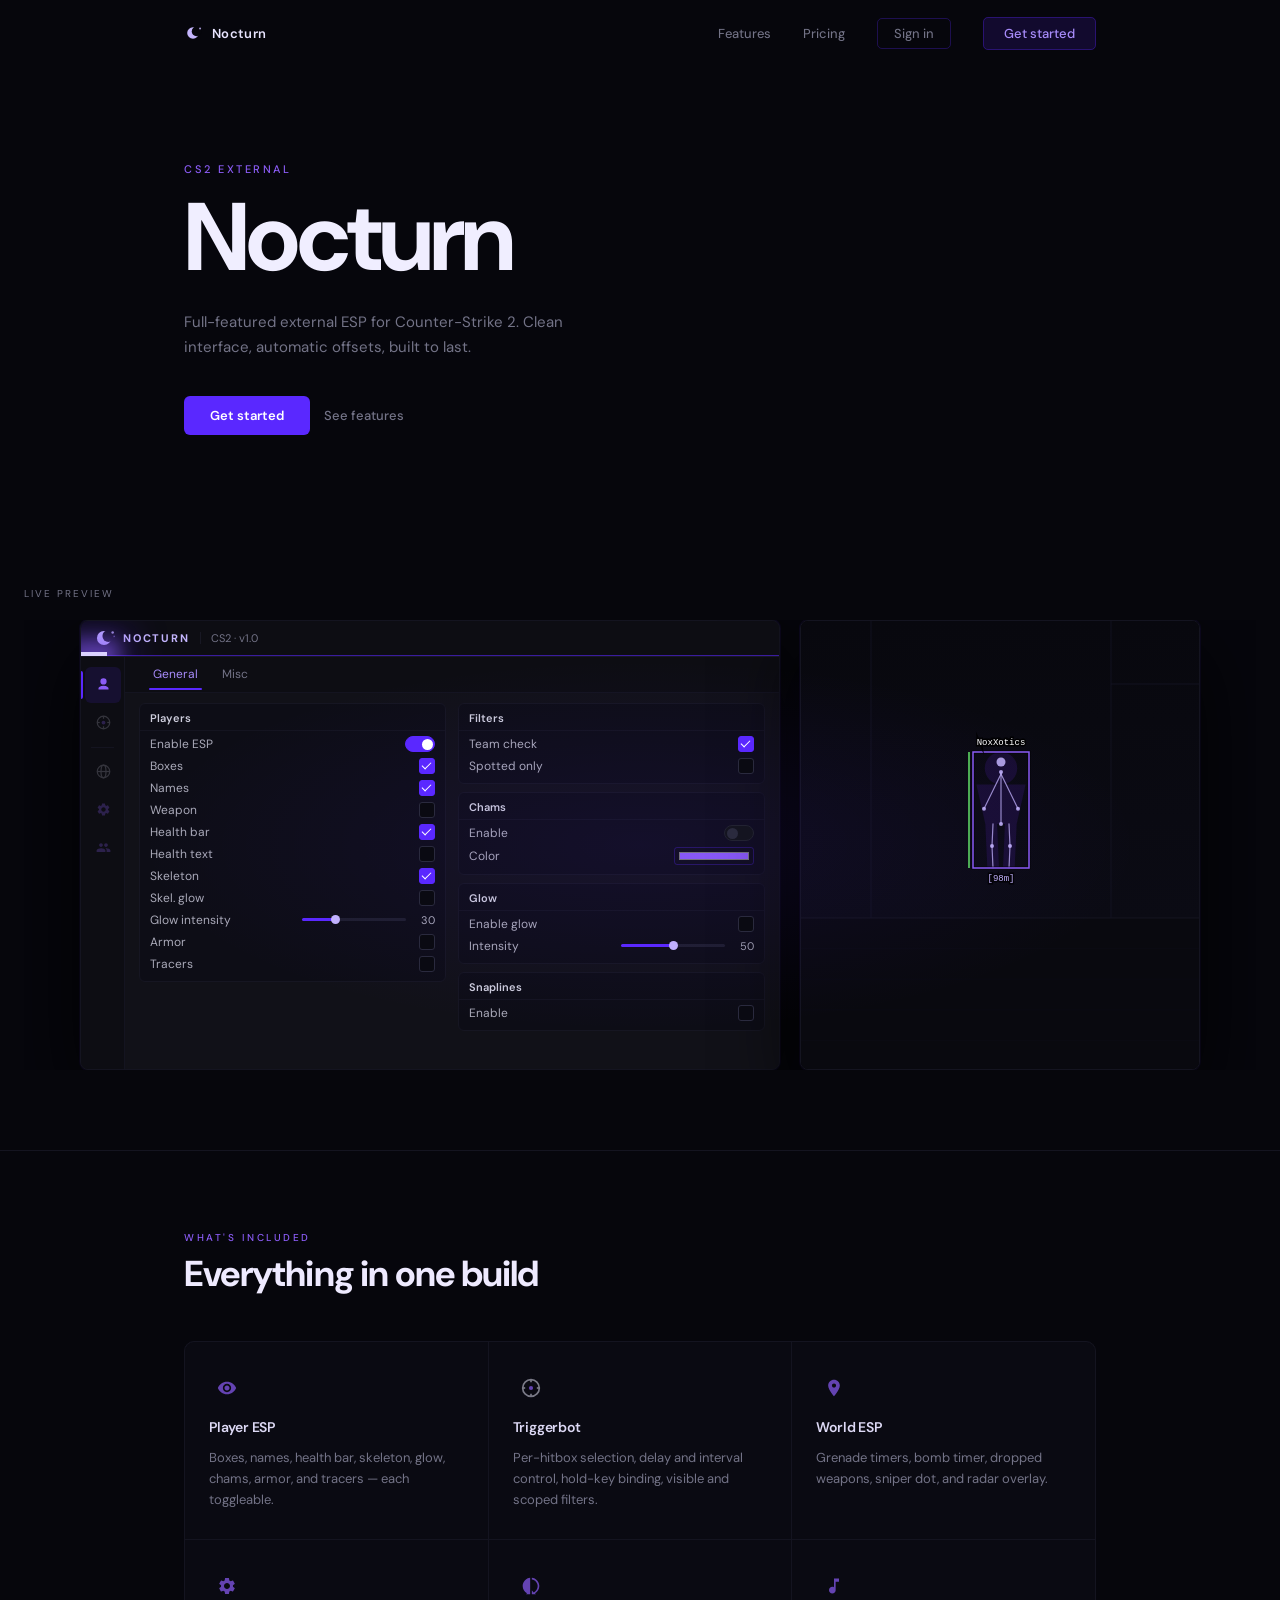
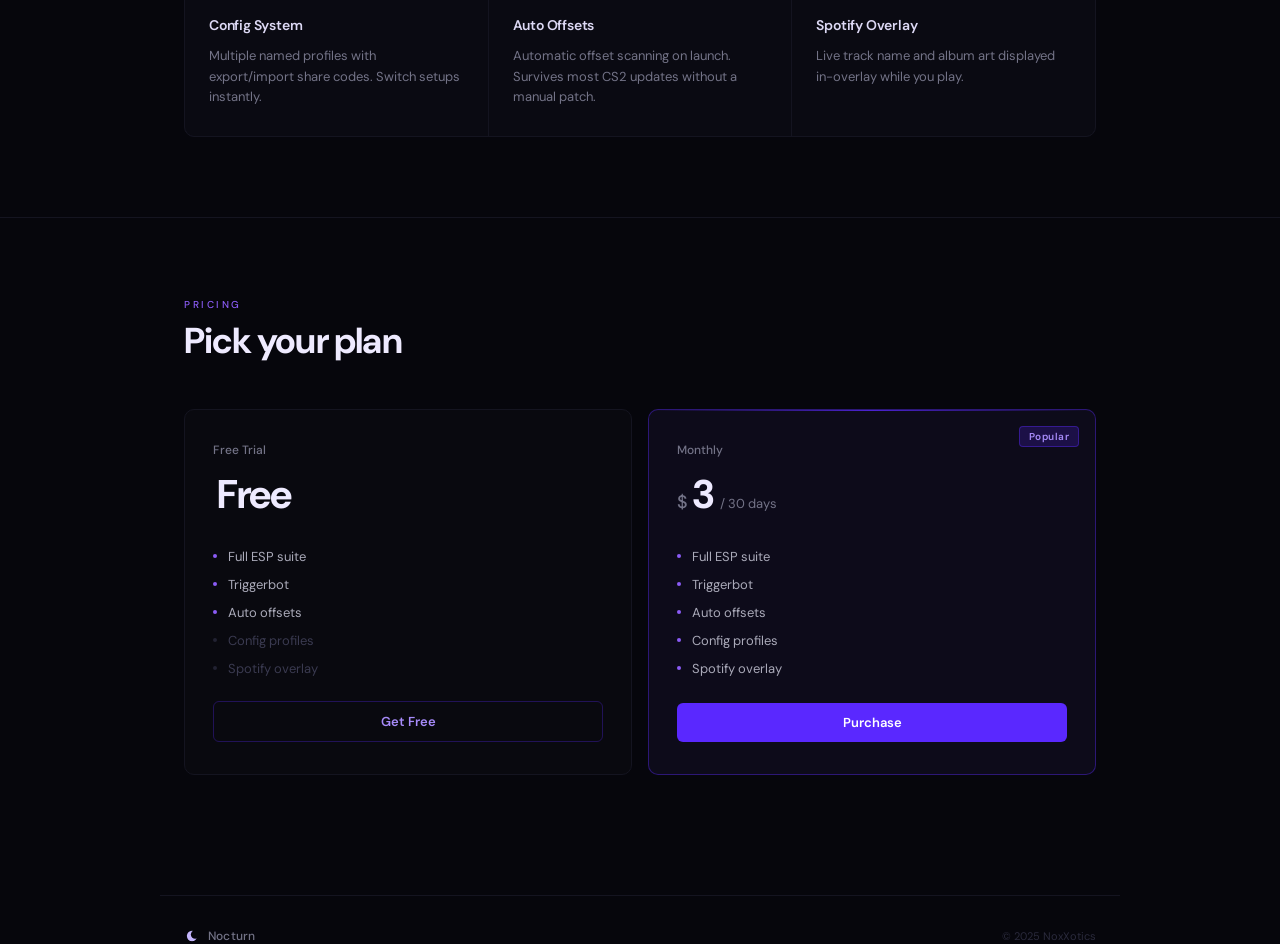
<file: index.html>
<!DOCTYPE html>
<html lang="en">
<head>
  <meta charset="UTF-8">
  <meta name="viewport" content="width=device-width, initial-scale=1.0">
  <title>Nocturn — CS2 External ESP</title>
  <meta name="description" content="Full-featured CS2 external ESP by NoxXotics. Player ESP, triggerbot, radar, chams, config profiles and more.">
  <meta property="og:title" content="Nocturn — CS2 External ESP">
  <meta property="og:description" content="Full-featured CS2 external ESP by NoxXotics.">
  <meta property="og:type" content="website">
  <link rel="icon" type="image/svg+xml" href="favicon.svg">
  <link rel="preconnect" href="https://fonts.googleapis.com">
  <link rel="preconnect" href="https://fonts.gstatic.com" crossorigin>
  <link href="https://fonts.googleapis.com/css2?family=DM+Sans:wght@400;450;500;600;700&display=swap" rel="stylesheet">
  <link rel="stylesheet" href="style.css">
  <style>[hidden]{display:none!important}</style>
</head>
<body>

<nav>
  <div class="nav-brand">
    <svg width="18" height="18" viewBox="0 0 28 28" fill="none" aria-hidden="true">
      <circle cx="14" cy="14" r="9" fill="#c4b5fd"/>
      <circle cx="19.5" cy="11.5" r="7.5" fill="#06060c"/>
      <circle cx="25" cy="7" r="1.6" fill="rgba(196,181,253,.8)"/>
    </svg>
    <span class="nav-name">Nocturn</span>
  </div>
  <ul class="nav-links">
    <li><a href="#features">Features</a></li>
    <li><a href="#pricing">Pricing</a></li>
    <li id="navAuthItem"><a href="/panel.html" class="nav-auth-btn">Sign in</a></li>
    <li><a href="#pricing" class="nav-cta" id="navGetStarted">Get started</a></li>
  </ul>
  <button class="nav-hamburger" id="navToggle" aria-label="Toggle menu">
    <span></span><span></span><span></span>
  </button>
</nav>

<div class="nav-mobile" id="navMobile">
  <a href="#features" class="nav-mobile-link">Features</a>
  <a href="#pricing" class="nav-mobile-link">Pricing</a>
  <a href="/panel.html" class="nav-mobile-link accent" id="navMobileAuth">Sign in</a>
  <a href="#pricing" class="nav-mobile-link accent" id="navMobileGetStarted">Get started</a>
</div>

<!-- Auth Modal -->
<div class="auth-overlay" id="authOverlay" hidden>
  <div class="auth-modal" id="authModal">
    <button class="checkout-close" id="authClose" aria-label="Close">&times;</button>
    <div class="auth-header">
      <svg width="22" height="22" viewBox="0 0 28 28" fill="none" aria-hidden="true">
        <circle cx="14" cy="14" r="9" fill="#c4b5fd"/>
        <circle cx="19.5" cy="11.5" r="7.5" fill="#06060c"/>
        <circle cx="25" cy="7" r="1.6" fill="rgba(196,181,253,.8)"/>
      </svg>
      <span class="checkout-brand">Nocturn</span>
    </div>

    <div class="auth-tabs">
      <button class="auth-tab active" data-auth="login">Login</button>
      <button class="auth-tab" data-auth="register">Register</button>
    </div>

    <!-- Login Form -->
    <form class="auth-form" id="loginForm" autocomplete="off">
      <div class="auth-field">
        <label for="loginUser">Username</label>
        <input type="text" id="loginUser" name="username" placeholder="Enter username" autocomplete="off" required>
      </div>
      <div class="auth-field">
        <label for="loginPass">Password</label>
        <input type="password" id="loginPass" name="password" placeholder="Enter password" autocomplete="off" required>
      </div>
      <div class="auth-msg" id="loginMsg" hidden></div>
      <button type="submit" class="checkout-pay-btn" id="loginSubmit">
        <span>Login</span>
        <svg viewBox="0 0 24 24" aria-hidden="true"><path d="M8 5v14l11-7z"/></svg>
      </button>
    </form>

    <!-- Register Form -->
    <form class="auth-form" id="registerForm" autocomplete="off" hidden>
      <div class="auth-field">
        <label for="regUser">Username</label>
        <input type="text" id="regUser" name="username" placeholder="Choose a username" autocomplete="off" required>
      </div>
      <div class="auth-field">
        <label for="regPass">Password</label>
        <input type="password" id="regPass" name="password" placeholder="Choose a password" autocomplete="off" required>
      </div>
      <div class="auth-field">
        <label for="regEmail">Email</label>
        <input type="email" id="regEmail" name="email" placeholder="Enter your email" autocomplete="off" required>
      </div>
      <div class="auth-msg" id="registerMsg" hidden></div>
      <button type="submit" class="checkout-pay-btn" id="registerSubmit">
        <span>Create Account</span>
        <svg viewBox="0 0 24 24" aria-hidden="true"><path d="M8 5v14l11-7z"/></svg>
      </button>
    </form>

    <!-- Logged In State -->
    <div class="auth-loggedin" id="authLoggedIn" hidden>
      <div class="auth-welcome">
        <svg viewBox="0 0 24 24" width="28" height="28" fill="var(--accent-mid)"><path d="M12 2a5 5 0 1 1 0 10A5 5 0 0 1 12 2zm0 12c5.33 0 8 2.67 8 4v2H4v-2c0-1.33 2.67-4 8-4z"/></svg>
        <span id="authWelcomeName">Welcome back</span>
      </div>
      <div class="auth-sub">Subscription: <span id="authSubLevel" class="auth-sub-val">—</span></div>
      <button class="plan-btn outline" id="authLogoutBtn" style="margin-top:16px">Logout</button>
    </div>

  </div>
</div>

<section class="hero">
  <p class="hero-eyebrow">CS2 external</p>
  <h1 class="hero-title">Nocturn</h1>
  <p class="hero-sub">Full-featured external ESP for Counter-Strike 2. Clean interface, automatic offsets, built to last.</p>
  <div class="hero-actions">
    <a href="#pricing" class="hero-btn-primary">Get started</a>
    <a href="#features" class="hero-btn-ghost">See features</a>
  </div>
</section>

<section class="preview-section">
  <span class="preview-label">Live preview</span>
  <div class="menu-outer">
    <div class="menu-glow" aria-hidden="true"></div>
    <div class="menu-scaler" id="scaler">
      <div class="menu-window" aria-label="Nocturn menu preview" id="menu-window">

        <div class="topbar">
          <svg width="22" height="22" viewBox="0 0 28 28" fill="none" aria-hidden="true" style="flex-shrink:0">
            <circle cx="14" cy="14" r="9" fill="#c4b5fd"/>
            <circle cx="19.5" cy="11.5" r="7.5" fill="#0d0d13"/>
            <circle cx="25" cy="7" r="1.6" fill="rgba(196,181,253,.8)"/>
            <circle cx="27" cy="12" r="1.1" fill="rgba(167,139,250,.5)"/>
          </svg>
          <span class="topbar-title">NOCTURN</span>
          <span class="topbar-vsep" aria-hidden="true"></span>
          <span class="topbar-sub">CS2 &middot; v1.0</span>
          <div class="sweep" aria-hidden="true"></div>
        </div>

        <div class="menu-body">
          <div class="sidebar" id="sidebar">
            <div class="stab active" data-tab="0" role="button" tabindex="0" title="Visuals">
              <svg viewBox="0 0 24 24" aria-hidden="true"><path d="M12 2a5 5 0 1 1 0 10A5 5 0 0 1 12 2zm0 12c5.33 0 8 2.67 8 4v2H4v-2c0-1.33 2.67-4 8-4z"/></svg>
            </div>
            <div class="stab" data-tab="1" role="button" tabindex="0" title="Aim">
              <svg viewBox="0 0 24 24" aria-hidden="true"><circle cx="12" cy="12" r="10" fill="none" stroke-width="2" style="stroke:currentColor"/><circle cx="12" cy="12" r="3"/><line x1="12" y1="2" x2="12" y2="6" stroke-width="2" style="stroke:currentColor"/><line x1="12" y1="18" x2="12" y2="22" stroke-width="2" style="stroke:currentColor"/><line x1="2" y1="12" x2="6" y2="12" stroke-width="2" style="stroke:currentColor"/><line x1="18" y1="12" x2="22" y2="12" stroke-width="2" style="stroke:currentColor"/></svg>
            </div>
            <div class="stab-sep" aria-hidden="true"></div>
            <div class="stab" data-tab="2" role="button" tabindex="0" title="Misc">
              <svg viewBox="0 0 24 24" aria-hidden="true"><circle cx="12" cy="12" r="10" fill="none" stroke-width="2" style="stroke:currentColor"/><ellipse cx="12" cy="12" rx="4" ry="10" fill="none" stroke-width="2" style="stroke:currentColor"/><line x1="2" y1="12" x2="22" y2="12" stroke-width="2" style="stroke:currentColor"/></svg>
            </div>
            <div class="stab" data-tab="3" role="button" tabindex="0" title="Config">
              <svg viewBox="0 0 24 24" aria-hidden="true"><path d="M19.14 12.94c.04-.3.06-.61.06-.94s-.02-.64-.07-.94l2.03-1.58c.18-.14.23-.41.12-.61l-1.92-3.32c-.12-.22-.37-.29-.59-.22l-2.39.96c-.5-.38-1.03-.7-1.62-.94l-.36-2.54c-.04-.24-.24-.41-.48-.41h-3.84c-.24 0-.43.17-.47.41l-.36 2.54c-.59.24-1.13.57-1.62.94l-2.39-.96c-.22-.08-.47 0-.59.22L2.74 8.87c-.12.21-.08.47.12.61l2.03 1.58c-.05.3-.09.63-.09.94s.02.64.07.94l-2.03 1.58c-.18.14-.23.41-.12.61l1.92 3.32c.12.22.37.29.59.22l2.39-.96c.5.38 1.03.7 1.62.94l.36 2.54c.05.24.24.41.48.41h3.84c.24 0 .44-.17.47-.41l.36-2.54c.59-.24 1.13-.56 1.62-.94l2.39.96c.22.08.47 0 .59-.22l1.92-3.32c.12-.22.07-.47-.12-.61l-2.01-1.58zM12 15.6c-1.98 0-3.6-1.62-3.6-3.6s1.62-3.6 3.6-3.6 3.6 1.62 3.6 3.6-1.62 3.6-3.6 3.6z"/></svg>
            </div>
            <div class="stab" data-tab="4" role="button" tabindex="0" title="Settings">
              <svg viewBox="0 0 24 24" aria-hidden="true"><path d="M16 11c1.66 0 2.99-1.34 2.99-3S17.66 5 16 5c-1.66 0-3 1.34-3 3s1.34 3 3 3zm-8 0c1.66 0 2.99-1.34 2.99-3S9.66 5 8 5C6.34 5 5 6.34 5 8s1.34 3 3 3zm0 2c-2.33 0-7 1.17-7 3.5V19h14v-2.5c0-2.33-4.67-3.5-7-3.5zm8 0c-.29 0-.62.02-.97.05 1.16.84 1.97 1.97 1.97 3.45V19h6v-2.5c0-2.33-4.67-3.5-7-3.5z"/></svg>
            </div>
          </div>

          <div class="content">
            <div class="tabbar" id="tabbar"></div>

            <div class="panel" id="p-esp-gen">
              <div class="card">
                <div class="sec"><div class="sec-title">Players</div>
                  <div class="row"><span class="rlabel">Enable ESP</span><div class="tog on" role="switch" aria-checked="true" tabindex="0"></div></div>
                  <div class="row"><span class="rlabel">Boxes</span><div class="chk on" role="checkbox" aria-checked="true" tabindex="0"></div></div>
                  <div class="row"><span class="rlabel">Names</span><div class="chk on" role="checkbox" aria-checked="true" tabindex="0"></div></div>
                  <div class="row"><span class="rlabel">Weapon</span><div class="chk" role="checkbox" aria-checked="false" tabindex="0"></div></div>
                  <div class="row"><span class="rlabel">Health bar</span><div class="chk on" role="checkbox" aria-checked="true" tabindex="0"></div></div>
                  <div class="row"><span class="rlabel">Health text</span><div class="chk" role="checkbox" aria-checked="false" tabindex="0"></div></div>
                  <div class="row"><span class="rlabel">Skeleton</span><div class="chk on" role="checkbox" aria-checked="true" tabindex="0"></div></div>
                  <div class="row"><span class="rlabel">Skel. glow</span><div class="chk" role="checkbox" aria-checked="false" tabindex="0"></div></div>
                  <div class="row"><span class="rlabel">Glow intensity</span>
                    <div class="sld-wrap"><input type="range" class="sld" min="0" max="100" value="30" aria-label="Glow intensity"><span class="sld-val">30</span></div>
                  </div>
                  <div class="row"><span class="rlabel">Armor</span><div class="chk" role="checkbox" aria-checked="false" tabindex="0"></div></div>
                  <div class="row"><span class="rlabel">Tracers</span><div class="chk" role="checkbox" aria-checked="false" tabindex="0"></div></div>
                </div>
              </div>
              <div class="card">
                <div class="sec"><div class="sec-title">Filters</div>
                  <div class="row"><span class="rlabel">Team check</span><div class="chk on" role="checkbox" aria-checked="true" tabindex="0"></div></div>
                  <div class="row"><span class="rlabel">Spotted only</span><div class="chk" role="checkbox" aria-checked="false" tabindex="0"></div></div>
                </div>
                <div class="sec"><div class="sec-title">Chams</div>
                  <div class="row"><span class="rlabel">Enable</span><div class="tog" role="switch" aria-checked="false" tabindex="0"></div></div>
                  <div class="row"><span class="rlabel">Color</span>
                    <input type="color" value="#8b5cf6" aria-label="Chams color" style="width:80px;height:18px;border-radius:3px;border:1px solid rgba(90,40,255,.3);background:none;cursor:pointer;padding:0 2px;">
                  </div>
                </div>
                <div class="sec"><div class="sec-title">Glow</div>
                  <div class="row"><span class="rlabel">Enable glow</span><div class="chk" role="checkbox" aria-checked="false" tabindex="0"></div></div>
                  <div class="row"><span class="rlabel">Intensity</span>
                    <div class="sld-wrap"><input type="range" class="sld" min="0" max="100" value="50" aria-label="Glow intensity"><span class="sld-val">50</span></div>
                  </div>
                </div>
                <div class="sec"><div class="sec-title">Snaplines</div>
                  <div class="row"><span class="rlabel">Enable</span><div class="chk" role="checkbox" aria-checked="false" tabindex="0"></div></div>
                </div>
              </div>
            </div>

            <div class="panel" id="p-esp-misc" hidden>
              <div class="card">
                <div class="sec"><div class="sec-title">Grenades</div>
                  <div class="row"><span class="rlabel">Grenade ESP</span><div class="chk" role="checkbox" tabindex="0"></div></div>
                  <div class="row"><span class="rlabel">Show timer</span><div class="chk" role="checkbox" tabindex="0"></div></div>
                  <div class="row"><span class="rlabel">Smoke</span><div class="chk on" role="checkbox" tabindex="0"></div></div>
                  <div class="row"><span class="rlabel">Molotov</span><div class="chk on" role="checkbox" tabindex="0"></div></div>
                  <div class="row"><span class="rlabel">HE grenade</span><div class="chk on" role="checkbox" tabindex="0"></div></div>
                  <div class="row"><span class="rlabel">Flashbang</span><div class="chk" role="checkbox" tabindex="0"></div></div>
                </div>
              </div>
              <div class="card">
                <div class="sec"><div class="sec-title">World</div>
                  <div class="row"><span class="rlabel">Dropped guns</span><div class="chk on" role="checkbox" tabindex="0"></div></div>
                  <div class="row"><span class="rlabel">Bomb ESP</span><div class="chk on" role="checkbox" tabindex="0"></div></div>
                  <div class="row"><span class="rlabel">Bomb timer</span><div class="chk" role="checkbox" tabindex="0"></div></div>
                </div>
              </div>
            </div>

            <div class="panel" id="p-aim" hidden>
              <div class="card">
                <div class="sec"><div class="sec-title">Triggerbot</div>
                  <div class="row"><span class="rlabel">Enable</span><div class="tog" role="switch" tabindex="0"></div></div>
                  <div class="row"><span class="rlabel">Team check</span><div class="chk on" role="checkbox" tabindex="0"></div></div>
                  <div class="row"><span class="rlabel">Delay (ms)</span>
                    <div class="sld-wrap"><input type="range" class="sld" min="0" max="500" value="50" aria-label="Delay"><span class="sld-val">50</span></div>
                  </div>
                  <div class="row"><span class="rlabel">Shot interval (ms)</span>
                    <div class="sld-wrap"><input type="range" class="sld" min="0" max="500" value="100" aria-label="Shot interval"><span class="sld-val">100</span></div>
                  </div>
                  <div class="row"><span class="rlabel">Hold key</span>
                    <span style="color:var(--dim);font-size:11px;margin-right:8px">Always</span>
                    <button class="nbtn">Set</button>
                  </div>
                </div>
                <div class="sec"><div class="sec-title">Filters</div>
                  <div class="row"><span class="rlabel">Visible only</span><div class="chk on" role="checkbox" tabindex="0"></div></div>
                  <div class="row"><span class="rlabel">Scoped only</span><div class="chk" role="checkbox" tabindex="0"></div></div>
                </div>
              </div>
              <div class="card">
                <div class="sec"><div class="sec-title">Hitbox</div>
                  <div class="row"><span class="rlabel">Head</span><div class="chk on" role="checkbox" tabindex="0"></div></div>
                  <div class="row"><span class="rlabel">Neck</span><div class="chk" role="checkbox" tabindex="0"></div></div>
                  <div class="row"><span class="rlabel">Chest</span><div class="chk on" role="checkbox" tabindex="0"></div></div>
                  <div class="row"><span class="rlabel">Stomach</span><div class="chk on" role="checkbox" tabindex="0"></div></div>
                  <div class="row"><span class="rlabel">Arms</span><div class="chk" role="checkbox" tabindex="0"></div></div>
                  <div class="row"><span class="rlabel">Legs</span><div class="chk" role="checkbox" tabindex="0"></div></div>
                </div>
              </div>
            </div>

            <div class="panel" id="p-misc" hidden>
              <div class="card">
                <div class="sec"><div class="sec-title">Radar</div>
                  <div class="row"><span class="rlabel">Enable radar</span><div class="tog on" role="switch" tabindex="0"></div></div>
                  <div class="row"><span class="rlabel">Show all</span><div class="chk" role="checkbox" tabindex="0"></div></div>
                </div>
                <div class="sec"><div class="sec-title">Crosshair</div>
                  <div class="row"><span class="rlabel">Sniper dot</span><div class="chk" role="checkbox" tabindex="0"></div></div>
                  <div class="row"><span class="rlabel">Size</span>
                    <div class="sld-wrap"><input type="range" class="sld" min="1" max="64" value="8" aria-label="Size"><span class="sld-val">8</span></div>
                  </div>
                </div>
              </div>
              <div class="card">
                <div class="sec"><div class="sec-title">Overlay</div>
                  <div class="row"><span class="rlabel">Watermark</span><div class="tog on" role="switch" tabindex="0"></div></div>
                  <div class="row"><span class="rlabel">Lobby cards</span><div class="tog on" role="switch" tabindex="0"></div></div>
                  <div class="btn-row" style="padding-top:6px">
                    <button class="nbtn" style="flex:1;text-align:center">Preview Cards</button>
                  </div>
                </div>
                <div class="sec"><div class="sec-title">Spotify</div>
                  <div class="row"><span class="rlabel">Enabled</span><div class="tog" role="switch" tabindex="0"></div></div>
                </div>
              </div>
            </div>

            <div class="panel" id="p-config" hidden>
              <div class="card">
                <div class="sec"><div class="sec-title">Profiles</div>
                  <div class="cfg-list">
                    <div class="cfg-item loaded sel">&nbsp;&gt;&nbsp;Default</div>
                    <div class="cfg-item">&nbsp;&nbsp;&nbsp;Legit</div>
                    <div class="cfg-item">&nbsp;&nbsp;&nbsp;Rage</div>
                  </div>
                  <div class="cfg-input-row"><input type="text" class="cfg-input" value="Default" aria-label="Config name"></div>
                  <div class="btn-row">
                    <button class="nbtn">Load</button>
                    <button class="nbtn">Save</button>
                    <button class="nbtn danger">Delete</button>
                  </div>
                </div>
                <div class="sec"><div class="sec-title">Share</div>
                  <p class="cfg-hint">Export fills this box &middot; paste to import</p>
                  <div class="cfg-textarea-row"><textarea class="cfg-textarea" placeholder="Paste config code here..." aria-label="Config code"></textarea></div>
                  <div class="btn-row">
                    <button class="nbtn">Export</button>
                    <button class="nbtn">Import</button>
                  </div>
                </div>
              </div>
              <div class="card">
                <div class="sec"><div class="sec-title">Keybinds</div>
                  <div class="krow"><span class="krow-label">Menu toggle</span><span class="krow-val">Insert</span><button class="nbtn" style="margin-left:8px">Change</button></div>
                  <div class="krow"><span class="krow-label">Panic key</span><span class="krow-val">END</span></div>
                </div>
                <div class="sec"><div class="sec-title">About</div>
                  <div class="krow"><span class="krow-label">Version</span><span class="krow-val">v1.0 &middot; CS2 x64</span></div>
                  <div class="krow"><span class="krow-label">Author</span><span class="krow-val">NoxXotics</span></div>
                </div>
              </div>
            </div>

            <div class="panel" id="p-settings" hidden>
              <div class="card">
                <div class="sec"><div class="sec-title">Performance</div>
                  <div class="row"><span class="rlabel">Limit FPS</span><div class="tog" role="switch" tabindex="0"></div></div>
                  <div class="row"><span class="rlabel">FPS cap</span>
                    <div class="sld-wrap"><input type="range" class="sld" min="30" max="360" value="144" aria-label="FPS cap"><span class="sld-val">144</span></div>
                  </div>
                  <div class="row"><span class="rlabel">Free CPU sleep</span><div class="chk" role="checkbox" tabindex="0"></div></div>
                </div>
              </div>
              <div class="card">
                <div class="sec"><div class="sec-title">Display</div>
                  <div class="row"><span class="rlabel">Watermark</span><div class="chk on" role="checkbox" tabindex="0"></div></div>
                  <div class="row"><span class="rlabel">Streamproof</span><div class="chk" role="checkbox" tabindex="0"></div></div>
                  <div class="row"><span class="rlabel">VSync</span><div class="chk on" role="checkbox" tabindex="0"></div></div>
                </div>
              </div>
            </div>

          </div>
        </div>
      </div>
      <div class="esp-win" id="esp-win">
        <canvas id="esp-canvas" width="400" height="450"></canvas>
      </div>
    </div>
  </div>
</section>

<hr class="section-divider">

<section class="features-section" id="features">
  <div class="section-heading">
    <span class="section-label">What's included</span>
    <h2 class="section-title">Everything in one build</h2>
  </div>
  <div class="feat-grid">
    <div class="feat">
      <div class="feat-icon" aria-hidden="true"><svg viewBox="0 0 24 24"><path d="M12 4.5C7 4.5 2.73 7.61 1 12c1.73 4.39 6 7.5 11 7.5s9.27-3.11 11-7.5c-1.73-4.39-6-7.5-11-7.5zM12 17c-2.76 0-5-2.24-5-5s2.24-5 5-5 5 2.24 5 5-2.24 5-5 5zm0-8c-1.66 0-3 1.34-3 3s1.34 3 3 3 3-1.34 3-3-1.34-3-3-3z"/></svg></div>
      <div class="feat-name">Player ESP</div>
      <div class="feat-desc">Boxes, names, health bar, skeleton, glow, chams, armor, and tracers — each toggleable.</div>
    </div>
    <div class="feat">
      <div class="feat-icon" aria-hidden="true"><svg viewBox="0 0 24 24"><circle cx="12" cy="12" r="10" fill="none" stroke-width="2" style="stroke:currentColor"/><circle cx="12" cy="12" r="2.5"/><line x1="12" y1="2" x2="12" y2="5" stroke-width="2" style="stroke:currentColor"/><line x1="12" y1="19" x2="12" y2="22" stroke-width="2" style="stroke:currentColor"/><line x1="2" y1="12" x2="5" y2="12" stroke-width="2" style="stroke:currentColor"/><line x1="19" y1="12" x2="22" y2="12" stroke-width="2" style="stroke:currentColor"/></svg></div>
      <div class="feat-name">Triggerbot</div>
      <div class="feat-desc">Per-hitbox selection, delay and interval control, hold-key binding, visible and scoped filters.</div>
    </div>
    <div class="feat">
      <div class="feat-icon" aria-hidden="true"><svg viewBox="0 0 24 24"><path d="M12 2C8.13 2 5 5.13 5 9c0 5.25 7 13 7 13s7-7.75 7-13c0-3.87-3.13-7-7-7zm0 9.5c-1.38 0-2.5-1.12-2.5-2.5s1.12-2.5 2.5-2.5 2.5 1.12 2.5 2.5-1.12 2.5-2.5 2.5z"/></svg></div>
      <div class="feat-name">World ESP</div>
      <div class="feat-desc">Grenade timers, bomb timer, dropped weapons, sniper dot, and radar overlay.</div>
    </div>
    <div class="feat">
      <div class="feat-icon" aria-hidden="true"><svg viewBox="0 0 24 24"><path d="M19.14 12.94c.04-.3.06-.61.06-.94s-.02-.64-.07-.94l2.03-1.58c.18-.14.23-.41.12-.61l-1.92-3.32c-.12-.22-.37-.29-.59-.22l-2.39.96c-.5-.38-1.03-.7-1.62-.94l-.36-2.54c-.04-.24-.24-.41-.48-.41h-3.84c-.24 0-.43.17-.47.41l-.36 2.54c-.59.24-1.13.57-1.62.94l-2.39-.96c-.22-.08-.47 0-.59.22L2.74 8.87c-.12.21-.08.47.12.61l2.03 1.58c-.05.3-.09.63-.09.94s.02.64.07.94l-2.03 1.58c-.18.14-.23.41-.12.61l1.92 3.32c.12.22.37.29.59.22l2.39-.96c.5.38 1.03.7 1.62.94l.36 2.54c.05.24.24.41.48.41h3.84c.24 0 .44-.17.47-.41l.36-2.54c.59-.24 1.13-.56 1.62-.94l2.39.96c.22.08.47 0 .59-.22l1.92-3.32c.12-.22.07-.47-.12-.61l-2.01-1.58zM12 15.6c-1.98 0-3.6-1.62-3.6-3.6s1.62-3.6 3.6-3.6 3.6 1.62 3.6 3.6-1.62 3.6-3.6 3.6z"/></svg></div>
      <div class="feat-name">Config System</div>
      <div class="feat-desc">Multiple named profiles with export/import share codes. Switch setups instantly.</div>
    </div>
    <div class="feat">
      <div class="feat-icon" aria-hidden="true"><svg viewBox="0 0 24 24"><path d="M13 2.05v2.02c3.95.49 7 3.85 7 7.93 0 3.21-1.81 6-4.72 7.72L13 17v5h5l-1.22-1.22C19.91 19.07 22 15.76 22 12c0-5.18-3.95-9.45-9-9.95zM11 2.05C5.95 2.55 2 6.82 2 12c0 3.76 2.09 7.07 5.22 8.78L6 22h5V2.05z"/></svg></div>
      <div class="feat-name">Auto Offsets</div>
      <div class="feat-desc">Automatic offset scanning on launch. Survives most CS2 updates without a manual patch.</div>
    </div>
    <div class="feat">
      <div class="feat-icon" aria-hidden="true"><svg viewBox="0 0 24 24"><path d="M12 3v10.55c-.59-.34-1.27-.55-2-.55-2.21 0-4 1.79-4 4s1.79 4 4 4 4-1.79 4-4V7h4V3h-6z"/></svg></div>
      <div class="feat-name">Spotify Overlay</div>
      <div class="feat-desc">Live track name and album art displayed in-overlay while you play.</div>
    </div>
  </div>
</section>

<hr class="section-divider">

<section class="pricing-section" id="pricing">
  <div class="section-heading">
    <span class="section-label">Pricing</span>
    <h2 class="section-title">Pick your plan</h2>
  </div>
  <div class="plans">
    <div class="plan">
      <div>
        <div class="plan-name">Free Trial</div>
        <div class="plan-price">
          <span class="plan-currency"></span>
          <span class="plan-amount">Free</span>
          <span class="plan-period"></span>
        </div>
      </div>
      <ul class="plan-features">
        <li class="plan-feature"><span class="plan-feature-dot"></span>Full ESP suite</li>
        <li class="plan-feature"><span class="plan-feature-dot"></span>Triggerbot</li>
        <li class="plan-feature"><span class="plan-feature-dot"></span>Auto offsets</li>
        <li class="plan-feature muted"><span class="plan-feature-dot"></span>Config profiles</li>
        <li class="plan-feature muted"><span class="plan-feature-dot"></span>Spotify overlay</li>
      </ul>
      <button class="plan-btn outline" data-plan="Free Trial" data-price="Free" data-url="https://payhip.com/b/Y2koL">Get Free</button>
    </div>
    <div class="plan featured">
      <span class="plan-badge">Popular</span>
      <div>
        <div class="plan-name">Monthly</div>
        <div class="plan-price">
          <span class="plan-currency">$</span>
          <span class="plan-amount">3</span>
          <span class="plan-period">/ 30 days</span>
        </div>
      </div>
      <ul class="plan-features">
        <li class="plan-feature"><span class="plan-feature-dot"></span>Full ESP suite</li>
        <li class="plan-feature"><span class="plan-feature-dot"></span>Triggerbot</li>
        <li class="plan-feature"><span class="plan-feature-dot"></span>Auto offsets</li>
        <li class="plan-feature"><span class="plan-feature-dot"></span>Config profiles</li>
        <li class="plan-feature"><span class="plan-feature-dot"></span>Spotify overlay</li>
      </ul>
      <button class="plan-btn solid" data-plan="Monthly" data-price="$3 / 30 days" data-url="https://payhip.com/b/Idtus">Purchase</button>
    </div>
  </div>
</section>

<!-- Checkout Modal -->
<div class="checkout-overlay" id="checkoutOverlay" hidden>
  <div class="checkout-modal" id="checkoutModal">
    <button class="checkout-close" id="checkoutClose" aria-label="Close">&times;</button>
    <div class="checkout-header">
      <svg width="22" height="22" viewBox="0 0 28 28" fill="none" aria-hidden="true">
        <circle cx="14" cy="14" r="9" fill="#c4b5fd"/>
        <circle cx="19.5" cy="11.5" r="7.5" fill="#06060c"/>
        <circle cx="25" cy="7" r="1.6" fill="rgba(196,181,253,.8)"/>
      </svg>
      <span class="checkout-brand">Nocturn</span>
    </div>
    <div class="checkout-plan-name" id="checkoutPlanName">Monthly</div>
    <div class="checkout-plan-price" id="checkoutPlanPrice">$3 / 30 days</div>
    <ul class="checkout-features">
      <li><span class="plan-feature-dot"></span>Full ESP suite</li>
      <li><span class="plan-feature-dot"></span>Triggerbot</li>
      <li><span class="plan-feature-dot"></span>Auto offsets</li>
      <li><span class="plan-feature-dot"></span>Config profiles</li>
      <li><span class="plan-feature-dot"></span>Spotify overlay</li>
    </ul>
    <a class="checkout-pay-btn" id="checkoutPayBtn" href="#" target="_blank" rel="noopener">
      Continue to Payment
      <svg viewBox="0 0 24 24" aria-hidden="true"><path d="M8 5v14l11-7z"/></svg>
    </a>
    <p class="checkout-note">Secure checkout via Payhip &middot; Instant delivery</p>
  </div>
</div>

<footer>
  <div class="footer-brand">
    <svg width="16" height="16" viewBox="0 0 28 28" fill="none" aria-hidden="true">
      <circle cx="14" cy="14" r="9" fill="#c4b5fd"/>
      <circle cx="19.5" cy="11.5" r="7.5" fill="#06060c"/>
    </svg>
    <span class="footer-name">Nocturn</span>
  </div>
  <span class="footer-note">&copy; 2025 NoxXotics</span>
</footer>

<script src="main.js"></script>
</body>
</html>
</file>
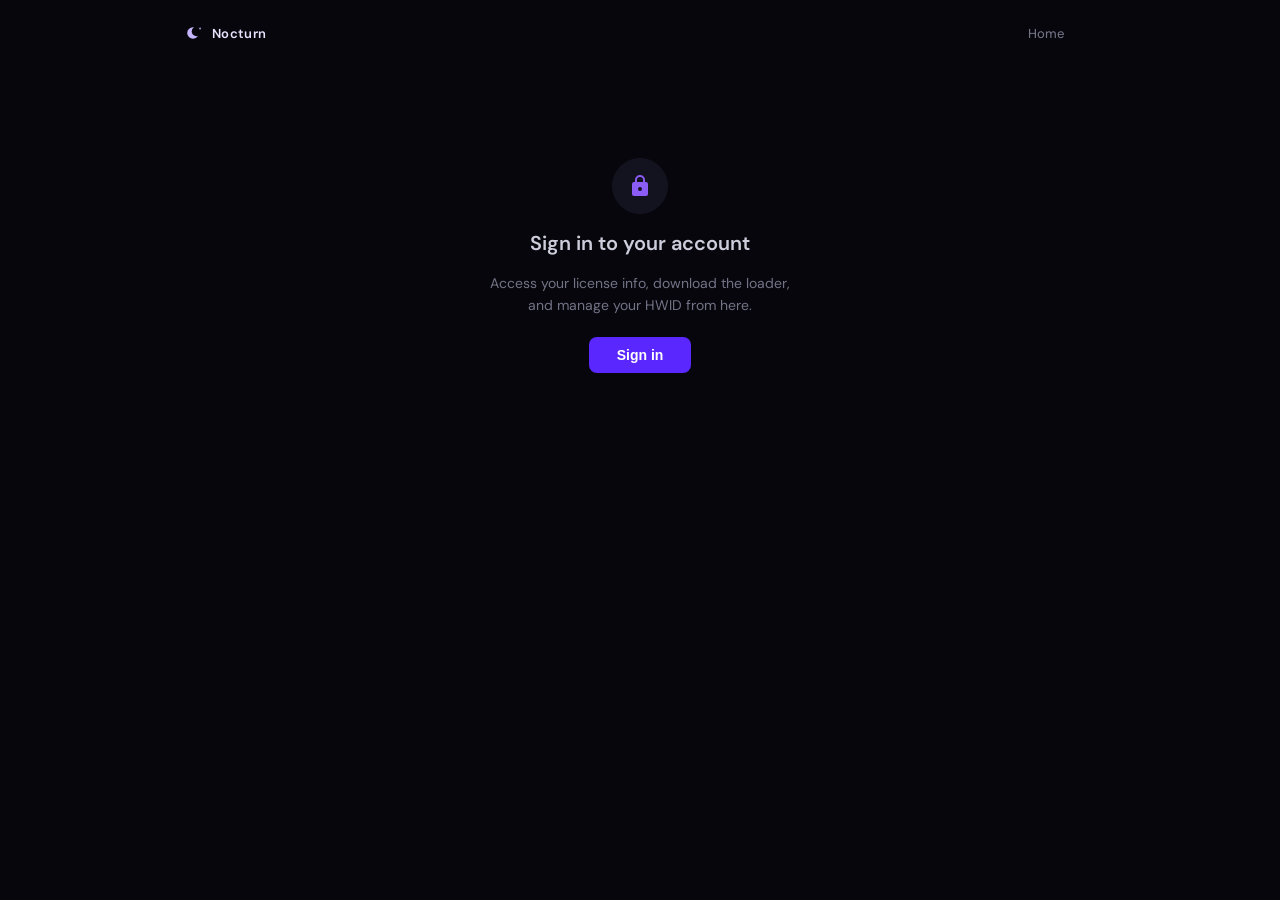
<file: panel.html>
<!DOCTYPE html>
<html lang="en">
<head>
  <meta charset="UTF-8">
  <meta name="viewport" content="width=device-width, initial-scale=1.0">
  <title>Nocturn — Panel</title>
  <meta name="description" content="Nocturn customer panel — manage your license, download the loader, reset HWID.">
  <link rel="icon" type="image/svg+xml" href="favicon.svg">
  <link rel="preconnect" href="https://fonts.googleapis.com">
  <link rel="preconnect" href="https://fonts.gstatic.com" crossorigin>
  <link href="https://fonts.googleapis.com/css2?family=DM+Sans:wght@400;450;500;600;700&display=swap" rel="stylesheet">
  <link rel="stylesheet" href="style.css">
  <style>
    /* ── Panel-specific styles ────────────────────────────────────── */
    .panel-section-head {
      display: flex;
      align-items: center;
      justify-content: space-between;
    }
    .panel-refresh-btn {
      display: inline-flex;
      align-items: center;
      gap: 5px;
      padding: 4px 10px;
      background: transparent;
      border: 1px solid var(--border);
      border-radius: 6px;
      color: var(--dim);
      font-size: 12px;
      cursor: pointer;
      transition: border-color .15s, color .15s;
    }
    .panel-refresh-btn:hover { border-color: var(--accent); color: var(--accent-bright); }
    .panel-refresh-btn:disabled { opacity: .45; cursor: not-allowed; }
    .auth-remember {
      display: flex;
      align-items: center;
      gap: 8px;
      font-size: 13px;
      color: var(--dim);
      cursor: pointer;
      margin-bottom: 4px;
      user-select: none;
    }
    .auth-remember input[type=checkbox] {
      accent-color: var(--accent);
      width: 15px;
      height: 15px;
      cursor: pointer;
    }
    .panel-wrap {
      width: 100%;
      max-width: 760px;
      padding: 0 24px;
      margin-top: 12px;
    }

    /* Gate — shown when not logged in */
    .panel-gate {
      display: flex;
      flex-direction: column;
      align-items: center;
      gap: 16px;
      padding: 80px 24px;
      text-align: center;
    }
    .panel-gate-icon {
      width: 56px;
      height: 56px;
      border-radius: 50%;
      background: #13131f;
      border: 1px solid var(--border);
      display: flex;
      align-items: center;
      justify-content: center;
    }
    .panel-gate h2 {
      font-size: 20px;
      font-weight: 600;
      color: var(--sec-title);
    }
    .panel-gate p {
      color: var(--dim);
      font-size: 14px;
      max-width: 320px;
      line-height: 1.6;
    }
    .panel-gate-btn {
      margin-top: 4px;
      padding: 10px 28px;
      background: var(--accent);
      color: #fff;
      font-size: 14px;
      font-weight: 600;
      border: none;
      border-radius: 8px;
      cursor: pointer;
      transition: background .15s;
    }
    .panel-gate-btn:hover { background: var(--accent-mid); }

    /* Dashboard — shown when logged in */
    .panel-dashboard { display: flex; flex-direction: column; gap: 20px; }

    .panel-header {
      display: flex;
      align-items: center;
      justify-content: space-between;
      gap: 12px;
      flex-wrap: wrap;
    }
    .panel-header-left { display: flex; align-items: center; gap: 12px; }
    .panel-avatar {
      width: 40px;
      height: 40px;
      border-radius: 50%;
      background: linear-gradient(135deg, var(--accent) 0%, var(--accent-mid) 100%);
      display: flex;
      align-items: center;
      justify-content: center;
      font-weight: 700;
      font-size: 16px;
      color: #fff;
      flex-shrink: 0;
    }
    .panel-header-text h2 {
      font-size: 16px;
      font-weight: 600;
      color: var(--sec-title);
    }
    .panel-header-text p {
      font-size: 12px;
      color: var(--dim);
      margin-top: 1px;
    }
    .panel-logout {
      padding: 7px 16px;
      background: transparent;
      border: 1px solid var(--border);
      color: var(--dim);
      font-size: 13px;
      border-radius: 7px;
      cursor: pointer;
      transition: border-color .15s, color .15s;
    }
    .panel-logout:hover { border-color: var(--accent); color: var(--sec-title); }

    /* Cards */
    .panel-cards {
      display: grid;
      grid-template-columns: repeat(auto-fit, minmax(200px, 1fr));
      gap: 12px;
    }
    .pcard {
      background: var(--sec-bg);
      border: 1px solid var(--sec-border);
      border-radius: 12px;
      padding: 18px 20px;
    }
    .pcard-label {
      font-size: 11px;
      font-weight: 600;
      text-transform: uppercase;
      letter-spacing: .08em;
      color: var(--dim);
      margin-bottom: 8px;
    }
    .pcard-value {
      font-size: 22px;
      font-weight: 700;
      color: var(--sec-title);
      line-height: 1;
    }
    .pcard-sub {
      font-size: 12px;
      color: var(--dim);
      margin-top: 4px;
    }
    .pcard-badge {
      display: inline-flex;
      align-items: center;
      gap: 5px;
      padding: 3px 10px;
      border-radius: 20px;
      font-size: 12px;
      font-weight: 600;
    }
    .pcard-badge.active  { background: rgba(74,222,128,.1); color: #4ade80; }
    .pcard-badge.expired { background: rgba(192,57,43,.12); color: #e05c4f; }
    .pcard-badge.dot::before {
      content: '';
      width: 6px; height: 6px;
      border-radius: 50%;
      background: currentColor;
    }

    /* Sections */
    .panel-section {
      background: var(--sec-bg);
      border: 1px solid var(--sec-border);
      border-radius: 12px;
      overflow: hidden;
    }
    .panel-section-head {
      padding: 16px 20px;
      border-bottom: 1px solid var(--sec-border);
      display: flex;
      align-items: center;
      justify-content: space-between;
      gap: 8px;
    }
    .panel-section-title {
      font-size: 13px;
      font-weight: 600;
      color: var(--sec-title);
    }
    .panel-section-body { padding: 20px; }

    /* Info rows */
    .info-row {
      display: flex;
      align-items: flex-start;
      justify-content: space-between;
      gap: 12px;
      padding: 10px 0;
      border-bottom: 1px solid var(--border2);
    }
    .info-row:last-child { border-bottom: none; padding-bottom: 0; }
    .info-row:first-child { padding-top: 0; }
    .info-row-label { font-size: 13px; color: var(--dim); }
    .info-row-val {
      font-size: 13px;
      color: var(--sec-title);
      font-weight: 500;
      text-align: right;
      word-break: break-all;
    }
    .info-row-val.mono {
      font-family: 'Courier New', monospace;
      font-size: 12px;
      letter-spacing: .02em;
    }

    /* HWID section */
    .hwid-row {
      display: flex;
      align-items: center;
      gap: 12px;
      flex-wrap: wrap;
    }
    .hwid-val {
      font-family: 'Courier New', monospace;
      font-size: 12px;
      color: var(--dim);
      background: var(--win-bg);
      border: 1px solid var(--border);
      border-radius: 6px;
      padding: 6px 12px;
      flex: 1;
      min-width: 0;
      overflow: hidden;
      text-overflow: ellipsis;
      white-space: nowrap;
    }
    .hwid-reset-btn {
      padding: 7px 16px;
      background: transparent;
      border: 1px solid var(--accent);
      color: var(--accent-bright);
      font-size: 13px;
      font-weight: 600;
      border-radius: 7px;
      cursor: pointer;
      white-space: nowrap;
      transition: background .15s;
    }
    .hwid-reset-btn:hover { background: rgba(90,40,255,.15); }
    .hwid-reset-btn:disabled { opacity: .45; cursor: not-allowed; }
    .hwid-note {
      font-size: 12px;
      color: var(--dim);
      margin-top: 10px;
      line-height: 1.5;
    }

    /* Download */
    .download-row {
      display: flex;
      align-items: center;
      justify-content: space-between;
      gap: 12px;
      flex-wrap: wrap;
    }
    .download-info h3 {
      font-size: 14px;
      font-weight: 600;
      color: var(--sec-title);
    }
    .download-info p {
      font-size: 12px;
      color: var(--dim);
      margin-top: 3px;
    }
    .download-btn {
      display: inline-flex;
      align-items: center;
      gap: 7px;
      padding: 9px 20px;
      background: var(--accent);
      color: #fff;
      font-size: 13px;
      font-weight: 600;
      border: none;
      border-radius: 8px;
      cursor: pointer;
      text-decoration: none;
      transition: background .15s;
      white-space: nowrap;
    }
    .download-btn:hover { background: var(--accent-mid); }
    .download-btn svg { flex-shrink: 0; }

    /* Status msg */
    .panel-msg {
      font-size: 13px;
      padding: 9px 14px;
      border-radius: 7px;
      margin-top: 10px;
    }
    .panel-msg.success { background: rgba(74,222,128,.08); color: #4ade80; border: 1px solid rgba(74,222,128,.2); }
    .panel-msg.error   { background: rgba(192,57,43,.08);  color: #e05c4f; border: 1px solid rgba(192,57,43,.2); }
    [hidden] { display: none !important; }

    /* Loading skeleton */
    .skeleton {
      background: linear-gradient(90deg, var(--border) 25%, var(--border2) 50%, var(--border) 75%);
      background-size: 200% 100%;
      animation: shimmer 1.4s infinite;
      border-radius: 6px;
      height: 16px;
    }
    @keyframes shimmer { 0% { background-position: 200% 0 } 100% { background-position: -200% 0 } }
  </style>
</head>
<body>

<nav>
  <a href="/" class="nav-brand" style="text-decoration:none">
    <svg width="18" height="18" viewBox="0 0 28 28" fill="none" aria-hidden="true">
      <circle cx="14" cy="14" r="9" fill="#c4b5fd"/>
      <circle cx="19.5" cy="11.5" r="7.5" fill="#06060c"/>
      <circle cx="25" cy="7" r="1.6" fill="rgba(196,181,253,.8)"/>
    </svg>
    <span class="nav-name">Nocturn</span>
  </a>
  <ul class="nav-links">
    <li><a href="/">Home</a></li>
    <li><a href="#" id="navLogoutLink" hidden>Log out</a></li>
  </ul>
</nav>

<div class="panel-wrap">

  <!-- Gate: not logged in -->
  <div class="panel-gate" id="panelGate">
    <div class="panel-gate-icon">
      <svg viewBox="0 0 24 24" width="24" height="24" fill="var(--accent-mid)">
        <path d="M18 8h-1V6A5 5 0 0 0 7 6v2H6a2 2 0 0 0-2 2v10a2 2 0 0 0 2 2h12a2 2 0 0 0 2-2V10a2 2 0 0 0-2-2zm-6 9a2 2 0 1 1 0-4 2 2 0 0 1 0 4zm3.1-9H8.9V6a3.1 3.1 0 1 1 6.2 0v2z"/>
      </svg>
    </div>
    <h2>Sign in to your account</h2>
    <p>Access your license info, download the loader, and manage your HWID from here.</p>
    <button class="panel-gate-btn" id="gateLoginBtn">Sign in</button>
  </div>

  <!-- Dashboard: logged in -->
  <div class="panel-dashboard" id="panelDashboard" hidden>

    <div class="panel-header">
      <div class="panel-header-left">
        <div class="panel-avatar" id="panelAvatar">—</div>
        <div class="panel-header-text">
          <h2 id="panelUsername">—</h2>
          <p>Nocturn customer</p>
        </div>
      </div>
      <button class="panel-logout" id="panelLogoutBtn">Log out</button>
    </div>

    <!-- Stat cards -->
    <div class="panel-cards" id="panelCards">
      <div class="pcard">
        <div class="pcard-label">Status</div>
        <div id="cardStatus"><div class="skeleton" style="width:80px;height:22px"></div></div>
      </div>
      <div class="pcard">
        <div class="pcard-label">Subscription</div>
        <div class="pcard-value" id="cardSub"><div class="skeleton" style="width:100px;height:22px"></div></div>
      </div>
      <div class="pcard">
        <div class="pcard-label">Expires</div>
        <div class="pcard-value" id="cardExpiry" style="font-size:15px"><div class="skeleton" style="width:120px;height:22px"></div></div>
        <div class="pcard-sub" id="cardDaysLeft"></div>
      </div>
    </div>

    <!-- License info -->
    <div class="panel-section">
      <div class="panel-section-head">
        <span class="panel-section-title">License details</span>
        <button class="panel-refresh-btn" id="refreshInfoBtn" title="Refresh live data">
          <svg viewBox="0 0 24 24" width="13" height="13" fill="currentColor"><path d="M17.65 6.35A7.958 7.958 0 0 0 12 4c-4.42 0-7.99 3.58-7.99 8s3.57 8 7.99 8c3.73 0 6.84-2.55 7.73-6h-2.08A5.99 5.99 0 0 1 12 18c-3.31 0-6-2.69-6-6s2.69-6 6-6c1.66 0 3.14.69 4.22 1.78L13 11h7V4l-2.35 2.35z"/></svg>
          Refresh
        </button>
      </div>
      <div class="panel-section-body">
        <div class="info-row">
          <span class="info-row-label">Username</span>
          <span class="info-row-val" id="infoUsername">—</span>
        </div>
        <div class="info-row">
          <span class="info-row-label">Email</span>
          <span class="info-row-val" id="infoEmail">—</span>
        </div>
        <div class="info-row">
          <span class="info-row-label">Subscription</span>
          <span class="info-row-val" id="infoSub">—</span>
        </div>
        <div class="info-row">
          <span class="info-row-label">Expires</span>
          <span class="info-row-val" id="infoExpiry">—</span>
        </div>
        <div class="info-row">
          <span class="info-row-label">Last login</span>
          <span class="info-row-val" id="infoLastLogin">—</span>
        </div>
        <div class="info-row">
          <span class="info-row-label">Created</span>
          <span class="info-row-val" id="infoCreated">—</span>
        </div>
      </div>
    </div>

    <!-- HWID -->
    <div class="panel-section">
      <div class="panel-section-head">
        <span class="panel-section-title">Hardware ID</span>
      </div>
      <div class="panel-section-body">
        <div class="hwid-row">
          <div class="hwid-val" id="hwidDisplay">—</div>
          <button class="hwid-reset-btn" id="hwidResetBtn">Reset HWID</button>
        </div>
        <div class="panel-msg" id="hwidMsg" hidden></div>
        <p class="hwid-note">Your HWID is locked to the machine you first logged in on. Reset it here when switching computers. Resets may be limited by your subscription.</p>
      </div>
    </div>

    <!-- Download -->
    <div class="panel-section">
      <div class="panel-section-head">
        <span class="panel-section-title">Loader</span>
      </div>
      <div class="panel-section-body">
        <div class="download-row">
          <div class="download-info">
            <h3>Nocturn Loader</h3>
            <p>Latest version — always keep it up to date before launching CS2.</p>
          </div>
          <a href="#" class="download-btn" id="downloadBtn">
            <svg viewBox="0 0 24 24" width="14" height="14" fill="currentColor"><path d="M19 9h-4V3H9v6H5l7 7 7-7zM5 18v2h14v-2H5z"/></svg>
            Download
          </a>
        </div>
      </div>
    </div>

  </div>
</div>

<!-- Auth Modal (same as main site) -->
<div class="auth-overlay" id="authOverlay" hidden>
  <div class="auth-modal" id="authModal">
    <button class="checkout-close" id="authClose" aria-label="Close">&times;</button>
    <div class="auth-header">
      <svg width="22" height="22" viewBox="0 0 28 28" fill="none" aria-hidden="true">
        <circle cx="14" cy="14" r="9" fill="#c4b5fd"/>
        <circle cx="19.5" cy="11.5" r="7.5" fill="#06060c"/>
        <circle cx="25" cy="7" r="1.6" fill="rgba(196,181,253,.8)"/>
      </svg>
      <span class="checkout-brand">Nocturn</span>
    </div>
    <div class="auth-tabs">
      <button class="auth-tab active" data-auth="login">Login</button>
      <button class="auth-tab" data-auth="register">Register</button>
    </div>
    <form class="auth-form" id="loginForm" autocomplete="off">
      <div class="auth-field">
        <label for="loginUser">Username</label>
        <input type="text" id="loginUser" name="username" placeholder="Enter username" autocomplete="off" required>
      </div>
      <div class="auth-field">
        <label for="loginPass">Password</label>
        <input type="password" id="loginPass" name="password" placeholder="Enter password" autocomplete="off" required>
      </div>
      <label class="auth-remember">
        <input type="checkbox" id="loginRemember">
        <span>Remember me</span>
      </label>
      <div class="auth-msg" id="loginMsg" hidden></div>
      <button type="submit" class="checkout-pay-btn" id="loginSubmit">
        <span>Login</span>
        <svg viewBox="0 0 24 24" aria-hidden="true"><path d="M8 5v14l11-7z"/></svg>
      </button>
    </form>
    <form class="auth-form" id="registerForm" autocomplete="off" hidden>
      <div class="auth-field">
        <label for="regUser">Username</label>
        <input type="text" id="regUser" name="username" placeholder="Choose a username" autocomplete="off" required>
      </div>
      <div class="auth-field">
        <label for="regPass">Password</label>
        <input type="password" id="regPass" name="password" placeholder="Choose a password" autocomplete="off" required>
      </div>
      <div class="auth-field">
        <label for="regEmail">Email</label>
        <input type="email" id="regEmail" name="email" placeholder="Enter your email" autocomplete="off" required>
      </div>
      <div class="auth-field">
        <label for="regKey">License Key</label>
        <input type="text" id="regKey" name="key" placeholder="Paste your license key" autocomplete="off" required>
      </div>
      <div class="auth-msg" id="registerMsg" hidden></div>
      <button type="submit" class="checkout-pay-btn" id="registerSubmit">
        <span>Create Account</span>
        <svg viewBox="0 0 24 24" aria-hidden="true"><path d="M8 5v14l11-7z"/></svg>
      </button>
    </form>
  </div>
</div>

<!-- Re-auth modal — verify password before sensitive actions -->
<div class="auth-overlay" id="reauthOverlay" hidden>
  <div class="auth-modal" id="reauthModal" style="max-width:380px">
    <button class="checkout-close" id="reauthClose" aria-label="Close">&times;</button>
    <div class="auth-header">
      <svg width="22" height="22" viewBox="0 0 28 28" fill="none" aria-hidden="true">
        <circle cx="14" cy="14" r="9" fill="#c4b5fd"/>
        <circle cx="19.5" cy="11.5" r="7.5" fill="#06060c"/>
        <circle cx="25" cy="7" r="1.6" fill="rgba(196,181,253,.8)"/>
      </svg>
      <span class="checkout-brand">Confirm identity</span>
    </div>
    <p style="font-size:13px;color:var(--dim);margin-bottom:16px">Enter your password to continue.</p>
    <form class="auth-form" id="reauthForm" autocomplete="off">
      <div class="auth-field">
        <label for="reauthPass">Password</label>
        <input type="password" id="reauthPass" name="reauth_pass" placeholder="Enter your password" autocomplete="current-password" required>
      </div>
      <div class="auth-msg" id="reauthMsg" hidden></div>
      <button type="submit" class="checkout-pay-btn">Confirm</button>
    </form>
  </div>
</div>

<script src="panel.js"></script>
</body>
</html>
</file>
<file: style.css>
/* ── Tokens ────────────────────────────────────────────────────── */
:root {
  --win-bg:        #111118;
  --topbar:        #0d0d13;
  --border:        #141420;
  --border2:       #181824;
  --sec-bg:        #0d0d16;
  --sec-border:    #161622;
  --accent:        #5a28ff;
  --accent-mid:    #8b5cf6;
  --accent-bright: #c4b5fd;
  --accent-tab:    #a78bfa;
  --label:         #aaaab9;
  --sec-title:     #cdcddc;
  --dim:           #737387;
  --red:           #c0392b;
  --page-bg:       #06060c;
  color-scheme: dark;
}

/* ── Reset ─────────────────────────────────────────────────────── */
*, *::before, *::after { box-sizing: border-box; margin: 0; padding: 0; }
[hidden] { display: none !important; }
html { scroll-behavior: smooth; }
html, body { height: 100%; }

body {
  background: var(--page-bg);
  font-family: 'DM Sans', 'Inter', Arial, sans-serif;
  font-size: 14px;
  color: var(--label);
  display: flex;
  flex-direction: column;
  align-items: center;
  padding: 0 0 100px;
  overflow-x: hidden;
}

/* ── Nav ───────────────────────────────────────────────────────── */
nav {
  width: 100%;
  max-width: 960px;
  display: flex;
  align-items: center;
  justify-content: space-between;
  padding: 24px 24px;
}

.nav-brand {
  display: flex;
  align-items: center;
  gap: 10px;
  text-decoration: none;
}

.nav-name {
  color: #e8e4ff;
  font-size: 13px;
  font-weight: 600;
  letter-spacing: 0.3px;
}

.nav-links {
  display: flex;
  align-items: center;
  gap: 32px;
  list-style: none;
}

.nav-links a {
  color: var(--dim);
  text-decoration: none;
  font-size: 13px;
  font-weight: 450;
  transition: color 0.15s;
}
.nav-links a:hover { color: var(--label); }

.nav-cta {
  background: rgba(90,40,255,0.14) !important;
  border: 1px solid rgba(90,40,255,0.32) !important;
  color: var(--accent-tab) !important;
  padding: 7px 20px !important;
  border-radius: 5px;
  font-weight: 500 !important;
  font-size: 13px !important;
  transition: background 0.15s, border-color 0.15s !important;
}
.nav-cta:hover { background: rgba(90,40,255,0.22) !important; border-color: rgba(90,40,255,0.5) !important; }

.nav-hamburger {
  display: none;
  flex-direction: column;
  gap: 5px;
  background: none;
  border: none;
  cursor: pointer;
  padding: 4px;
  margin-right: 8px;
}
.nav-hamburger span {
  display: block;
  width: 22px;
  height: 2px;
  background: var(--dim);
  border-radius: 2px;
  transition: background 0.15s;
}
.nav-hamburger:hover span { background: var(--label); }

.nav-mobile {
  display: none;
  flex-direction: column;
  width: calc(100vw - 32px);
  max-width: 900px;
  background: #0c0c14;
  border: 1px solid var(--border);
  border-radius: 8px;
  overflow: hidden;
  margin-top: -8px;
  margin-bottom: 16px;
  position: relative;
  z-index: 100;
}

.nav-mobile.open { display: flex; }

.nav-mobile-link {
  padding: 14px 20px;
  color: var(--dim);
  text-decoration: none;
  font-size: 13px;
  font-weight: 500;
  border-bottom: 1px solid var(--border);
  transition: color 0.15s, background 0.15s;
}
.nav-mobile-link:last-child { border-bottom: none; }
.nav-mobile-link:hover { color: var(--label); background: rgba(90,40,255,0.05); }
.nav-mobile-link.accent { color: var(--accent-tab); }
button.nav-mobile-link {
  width: 100%; text-align: left; background: none; border: none;
  border-bottom: 1px solid var(--border);
  font-family: inherit; cursor: pointer;
}

/* ── Nav auth button ───────────────────────────────────────────── */
.nav-auth-btn {
  background: none;
  border: 1px solid rgba(90,40,255,0.28);
  color: var(--dim);
  font-family: inherit;
  font-size: 13px;
  font-weight: 450;
  padding: 6px 16px;
  border-radius: 5px;
  cursor: pointer;
  transition: background 0.15s, border-color 0.15s, color 0.15s;
}
.nav-auth-btn:hover { background: rgba(90,40,255,0.08); border-color: rgba(90,40,255,0.5); color: var(--label); }
.nav-auth-btn.logged-in { display: flex; align-items: center; gap: 6px; color: var(--label); border-color: rgba(90,40,255,0.4); }
.nav-avatar { display: inline-flex; align-items: center; justify-content: center; width: 20px; height: 20px; border-radius: 50%; background: var(--accent); color: #fff; font-size: 11px; font-weight: 700; flex-shrink: 0; }

/* ── Hero ──────────────────────────────────────────────────────── */
.hero {
  width: 100%;
  max-width: 960px;
  padding: 96px 24px 80px;
  display: flex;
  flex-direction: column;
  align-items: flex-start;
  gap: 0;
}

.hero-eyebrow {
  font-size: 11px;
  font-weight: 500;
  letter-spacing: 2.5px;
  text-transform: uppercase;
  color: var(--accent-mid);
  margin-bottom: 18px;
}

.hero-title {
  color: #f0eeff;
  font-size: clamp(52px, 10vw, 96px);
  font-weight: 700;
  letter-spacing: -3px;
  line-height: 0.92;
  margin-bottom: 28px;
}

.hero-title em {
  font-style: normal;
  color: var(--accent-mid);
}

.hero-sub {
  color: var(--dim);
  font-size: 15px;
  max-width: 420px;
  line-height: 1.65;
  margin-bottom: 36px;
  font-weight: 400;
}

.hero-actions {
  display: flex;
  align-items: center;
  gap: 14px;
}

.hero-btn-primary {
  background: var(--accent);
  color: #fff;
  border: none;
  border-radius: 6px;
  padding: 11px 26px;
  font-family: inherit;
  font-size: 13px;
  font-weight: 600;
  cursor: pointer;
  text-decoration: none;
  transition: opacity 0.15s;
}
.hero-btn-primary:hover { opacity: 0.85; }

.hero-btn-ghost {
  color: var(--dim);
  font-size: 13px;
  font-weight: 500;
  text-decoration: none;
  transition: color 0.15s;
}
.hero-btn-ghost:hover { color: var(--label); }

.hero-by {
  display: none; /* removed in new layout */
}

/* ── Horizontal rule ───────────────────────────────────────────── */
.section-divider {
  width: 100%;
  border: none;
  border-top: 1px solid var(--border);
  margin: 0;
}

/* ── Preview ───────────────────────────────────────────────────── */
.preview-section {
  width: 100%;
  display: flex;
  flex-direction: column;
  align-items: center;
  gap: 20px;
  padding: 72px 24px 80px;
}

.preview-label {
  color: var(--dim);
  font-size: 10px;
  letter-spacing: 2px;
  text-transform: uppercase;
  align-self: flex-start;
  max-width: 960px;
  width: 100%;
}

.menu-outer {
  position: relative;
  display: flex;
  justify-content: center;
  width: 100%;
  max-width: 100vw;
  overflow: hidden;
}

.menu-glow {
  position: absolute;
  inset: -70px -100px;
  background: radial-gradient(ellipse 50% 45% at 50% 50%, rgba(90,40,255,0.09) 0%, transparent 70%);
  pointer-events: none;
}

.menu-scaler {
  display: flex;
  gap: 20px;
  align-items: flex-start;
  transform-origin: top center;
}

.esp-win {
  width: 400px;
  height: 450px;
  flex-shrink: 0;
  border-radius: 8px;
  overflow: hidden;
  border: 1px solid var(--border);
  box-shadow: 0 32px 80px rgba(0,0,0,0.8), 0 0 0 1px rgba(90,40,255,0.08);
}
.esp-win canvas { display: block; }

/* ── Menu window ───────────────────────────────────────────────── */
.menu-window {
  width: 700px;
  height: 450px;
  background: var(--win-bg);
  border: 1px solid var(--border);
  border-radius: 8px;
  overflow: hidden;
  display: flex;
  flex-direction: column;
  box-shadow: 0 32px 80px rgba(0,0,0,0.8), 0 0 0 1px rgba(90,40,255,0.08);
  user-select: none;
}

.topbar {
  height: 36px;
  min-height: 36px;
  background: var(--topbar);
  border-bottom: 1px solid var(--border2);
  display: flex;
  align-items: center;
  padding: 0 12px;
  position: relative;
  overflow: hidden;
}

.topbar-title {
  color: var(--accent-bright);
  font-size: 11px;
  font-weight: 700;
  letter-spacing: 1.8px;
  margin-left: 8px;
}

.topbar-vsep {
  width: 1px;
  height: 12px;
  background: var(--border2);
  margin: 0 10px;
  flex-shrink: 0;
}

.topbar-sub { color: var(--dim); font-size: 11px; }

.sweep {
  position: absolute;
  bottom: 0; left: 0; right: 0;
  height: 1px;
  background: rgba(90,40,255,0.59);
}
.sweep::after {
  content: '';
  position: absolute;
  top: -3px; bottom: -3px;
  width: 26px;
  background: rgba(220,210,255,1);
  box-shadow: 0 0 18px 12px rgba(139,92,246,0.55), 0 0 40px 22px rgba(90,40,255,0.28);
  animation: sweep 1.33s ease-in-out infinite alternate;
}
@keyframes sweep { from { left: -160px; } to { left: 700px; } }
@media (prefers-reduced-motion: reduce) { .sweep::after { animation: none; left: 350px; } }

.menu-body { flex: 1; display: flex; overflow: hidden; }

.sidebar {
  width: 44px;
  min-width: 44px;
  background: var(--topbar);
  border-right: 1px solid var(--border);
  display: flex;
  flex-direction: column;
  padding: 10px 4px 0;
  gap: 2px;
}

.stab-sep { height: 1px; background: var(--border); margin: 4px 6px; }

.stab {
  width: 36px; height: 36px;
  border-radius: 6px;
  cursor: pointer;
  display: flex;
  align-items: center;
  justify-content: center;
  position: relative;
  transition: background 0.12s;
}
.stab:hover { background: rgba(90,40,255,0.05); }
.stab.active { background: rgba(90,40,255,0.12); }
.stab.active::before {
  content: '';
  position: absolute;
  left: -4px; top: 50%; transform: translateY(-50%);
  width: 2px; height: 28px;
  background: var(--accent);
  border-radius: 0 2px 2px 0;
}
.stab svg { width: 15px; height: 15px; fill: var(--accent-mid); opacity: 0.25; transition: opacity 0.12s; pointer-events: none; }
.stab.active svg, .stab:hover svg { opacity: 1; }

.content { flex: 1; display: flex; flex-direction: column; overflow: hidden; }

.tabbar {
  height: 36px;
  min-height: 36px;
  background: var(--topbar);
  border-bottom: 1px solid var(--border);
  display: flex;
  align-items: center;
  padding: 0 16px;
}

.tbtn {
  height: 36px;
  padding: 0 12px;
  cursor: pointer;
  font-size: 12px;
  font-family: inherit;
  color: var(--dim);
  background: none;
  border: none;
  position: relative;
  transition: color 0.1s;
}
.tbtn:hover { color: var(--label); }
.tbtn.active { color: var(--accent-tab); }
.tbtn.active::after {
  content: '';
  position: absolute;
  bottom: 2px; left: 8px; right: 8px;
  height: 2px;
  background: var(--accent);
  border-radius: 1px;
}

.panel { flex: 1; overflow: hidden; padding: 10px 14px; display: flex; gap: 12px; }
.card { flex: 1; min-width: 0; display: flex; flex-direction: column; gap: 8px; overflow: hidden; }

.sec { background: var(--sec-bg); border: 1px solid var(--sec-border); border-radius: 6px; padding: 0 0 6px; }
.sec-title { color: var(--sec-title); font-size: 11px; font-weight: 600; padding: 7px 10px 5px; border-bottom: 1px solid var(--border); margin-bottom: 2px; }

.row { display: flex; align-items: center; padding: 3px 10px; min-height: 22px; gap: 4px; }
.rlabel { color: var(--label); font-size: 12px; flex: 1; min-width: 0; white-space: nowrap; overflow: hidden; }

.tog {
  width: 30px; height: 16px;
  background: #141420; border: 1px solid #222232; border-radius: 8px;
  cursor: pointer; flex-shrink: 0; position: relative;
  transition: background 0.15s, border-color 0.15s;
}
.tog::after {
  content: ''; position: absolute;
  width: 11px; height: 11px; background: #2a2a3e; border-radius: 50%;
  top: 2px; left: 2px; transition: left 0.15s, background 0.15s;
}
.tog.on { background: var(--accent); border-color: var(--accent); }
.tog.on::after { left: 16px; background: #fff; }

.chk {
  width: 16px; height: 16px;
  background: #0a0a12; border: 1px solid #2a2a3e; border-radius: 3px;
  cursor: pointer; flex-shrink: 0; position: relative;
  transition: background 0.1s, border-color 0.1s;
}
.chk.on { background: var(--accent); border-color: var(--accent); }
.chk.on::after {
  content: ''; position: absolute;
  left: 4px; top: 1px; width: 5px; height: 9px;
  border-right: 1.8px solid #fff; border-bottom: 1.8px solid #fff;
  transform: rotate(45deg); transform-origin: center;
}

.sld-wrap { display: flex; align-items: center; gap: 5px; flex-shrink: 0; }
.sld {
  -webkit-appearance: none; appearance: none;
  width: 104px; height: 3px; border-radius: 2px; outline: none; cursor: pointer;
  background: linear-gradient(to right, var(--accent) 0%, var(--accent) var(--pct, 0%), #1e1e2d var(--pct, 0%), #1e1e2d 100%);
}
.sld::-webkit-slider-thumb { -webkit-appearance: none; width: 9px; height: 9px; border-radius: 50%; background: var(--accent-bright); cursor: pointer; }
.sld::-moz-range-thumb { width: 9px; height: 9px; border-radius: 50%; background: var(--accent-bright); border: none; cursor: pointer; }
.sld-val { color: var(--label); font-size: 11px; min-width: 24px; text-align: right; font-variant-numeric: tabular-nums; }

.nbtn {
  background: #0a0a12; border: 1px solid #2a2a3e;
  color: var(--accent-tab); font-family: inherit; font-size: 11px;
  padding: 3px 10px; border-radius: 4px; cursor: pointer;
  transition: background 0.1s, border-color 0.1s; white-space: nowrap; line-height: 16px;
}
.nbtn:hover { background: rgba(90,40,255,0.15); border-color: rgba(90,40,255,0.4); }
.nbtn.danger { color: var(--red); }
.nbtn.danger:hover { background: rgba(192,57,43,0.15); border-color: rgba(192,57,43,0.4); }

.btn-row { display: flex; gap: 4px; padding: 4px 10px 0; }
.btn-row .nbtn { flex: 1; text-align: center; }

.cfg-list {
  margin: 4px 10px 0;
  background: rgba(6,6,14,0.86);
  border: 1px solid rgba(40,20,80,0.63);
  border-radius: 4px;
  overflow-y: auto;
  max-height: 86px;
}
.cfg-list::-webkit-scrollbar { width: 4px; }
.cfg-list::-webkit-scrollbar-thumb { background: rgba(90,40,255,0.5); border-radius: 2px; }
.cfg-item { padding: 3px 8px; font-size: 12px; color: var(--label); cursor: pointer; transition: background 0.1s; }
.cfg-item:hover { background: rgba(90,40,255,0.08); }
.cfg-item.sel { color: var(--accent-bright); }
.cfg-item.loaded { color: var(--accent-mid); }

.cfg-input-row { padding: 5px 10px 0; }
.cfg-input {
  width: 100%;
  background: rgba(6,6,14,0.86); border: 1px solid rgba(40,20,80,0.63);
  border-radius: 4px; color: var(--label); font-family: inherit; font-size: 12px;
  padding: 3px 6px; outline: none;
}
.cfg-input:focus { border-color: rgba(90,40,255,0.5); }

.cfg-hint { color: var(--dim); font-size: 10px; padding: 4px 12px 0; }

.cfg-textarea {
  display: block; width: 100%; height: 52px;
  background: rgba(6,6,14,0.86); border: 1px solid rgba(40,20,80,0.63);
  border-radius: 4px; color: var(--dim); font-family: 'Courier New', monospace;
  font-size: 10px; padding: 4px 6px; outline: none; resize: none;
}
.cfg-textarea:focus { border-color: rgba(90,40,255,0.5); }
.cfg-textarea-row { padding: 4px 10px 0; }

.krow { display: flex; align-items: center; padding: 3px 10px; gap: 4px; min-height: 22px; }
.krow-label { color: var(--label); font-size: 12px; flex: 1; }
.krow-val { color: var(--dim); font-size: 12px; }

/* ── Features ──────────────────────────────────────────────────── */
.features-section {
  width: 100%;
  max-width: 960px;
  padding: 80px 24px;
}

.section-heading {
  display: flex;
  flex-direction: column;
  gap: 10px;
  margin-bottom: 48px;
}

.section-label {
  font-size: 10px;
  font-weight: 500;
  letter-spacing: 2.5px;
  text-transform: uppercase;
  color: var(--accent-mid);
}

.section-title {
  color: #eeeaff;
  font-size: clamp(24px, 4vw, 36px);
  font-weight: 700;
  letter-spacing: -0.8px;
  line-height: 1.1;
}

/* old selectors from previous markup — kept for compat */
.section-eyebrow { color: var(--accent-mid); font-size: 10px; font-weight: 500; letter-spacing: 2.5px; text-transform: uppercase; }

.feat-grid {
  display: grid;
  grid-template-columns: repeat(3, 1fr);
  gap: 1px;
  background: var(--border);
  border: 1px solid var(--border);
  border-radius: 10px;
  overflow: hidden;
}

.feat {
  background: #0a0a12;
  padding: 28px 24px;
  display: flex;
  flex-direction: column;
  gap: 12px;
  transition: background 0.15s;
}
.feat:hover { background: #0d0d18; }

.feat-icon {
  width: 36px; height: 36px;
  display: flex; align-items: center; justify-content: center;
}
.feat-icon svg { width: 20px; height: 20px; fill: var(--accent-mid); opacity: 0.7; }

.feat-name {
  color: #ddd9f5;
  font-size: 14px;
  font-weight: 600;
  letter-spacing: -0.2px;
}

.feat-desc {
  color: var(--dim);
  font-size: 13px;
  line-height: 1.6;
}

/* ── Pricing ───────────────────────────────────────────────────── */
.pricing-section {
  width: 100%;
  max-width: 960px;
  padding: 80px 24px;
}

.plans {
  display: flex;
  gap: 16px;
  align-items: stretch;
  flex-wrap: wrap;
}

.plan {
  flex: 1;
  min-width: 260px;
  background: #09090f;
  border: 1px solid var(--border);
  border-radius: 10px;
  padding: 32px 28px;
  display: flex;
  flex-direction: column;
  gap: 24px;
}

.plan.featured {
  background: #0d0b1a;
  border-color: rgba(90,40,255,0.4);
  position: relative;
  overflow: hidden;
}
.plan.featured::before {
  content: '';
  position: absolute; top: 0; left: 0; right: 0; height: 1px;
  background: linear-gradient(90deg, transparent, rgba(90,40,255,0.8), transparent);
}

.plan-badge {
  position: absolute; top: 16px; right: 16px;
  background: rgba(90,40,255,0.2);
  border: 1px solid rgba(90,40,255,0.4);
  color: var(--accent-tab);
  font-size: 10px; font-weight: 600;
  padding: 3px 9px; border-radius: 4px;
  letter-spacing: 0.5px;
}

.plan-name {
  color: var(--dim);
  font-size: 12px;
  font-weight: 500;
  margin-bottom: 10px;
}

.plan-price {
  display: flex;
  align-items: baseline;
  gap: 4px;
  margin-bottom: 4px;
}

.plan-amount {
  color: #eeeaff;
  font-size: 40px;
  font-weight: 700;
  letter-spacing: -1.5px;
  font-variant-numeric: tabular-nums;
}
.plan-currency { color: var(--dim); font-size: 18px; font-weight: 500; }
.plan-period { color: var(--dim); font-size: 13px; margin-left: 2px; }

.plan-features {
  display: flex;
  flex-direction: column;
  gap: 11px;
  list-style: none;
  flex: 1;
}

.plan-feature {
  display: flex;
  align-items: center;
  gap: 11px;
  font-size: 13px;
  color: var(--label);
}

.plan-feature-dot {
  width: 4px; height: 4px;
  border-radius: 50%;
  background: var(--accent-mid);
  flex-shrink: 0;
}

.plan-feature.muted { color: #3a3a50; }
.plan-feature.muted .plan-feature-dot { background: #222232; }

.plan-btn {
  display: block; width: 100%; padding: 11px 0;
  border-radius: 6px; text-align: center;
  font-family: inherit; font-size: 13px; font-weight: 600;
  cursor: pointer; transition: opacity 0.15s, background 0.15s;
  border: none; text-decoration: none;
}
.plan-btn.outline {
  background: transparent;
  border: 1px solid rgba(90,40,255,0.3);
  color: var(--accent-tab);
}
.plan-btn.outline:hover { background: rgba(90,40,255,0.08); }
.plan-btn.solid { background: var(--accent); color: #fff; }
.plan-btn.solid:hover { opacity: 0.85; }

/* ── Auth Modal ────────────────────────────────────────────────── */
.auth-overlay {
  position: fixed; inset: 0; z-index: 9999;
  background: rgba(4,4,10,0.82);
  backdrop-filter: blur(6px);
  display: flex; align-items: center; justify-content: center;
  padding: 16px;
}
.auth-overlay[hidden] { display: none !important; }

.auth-modal {
  background: #0f0f1c;
  border: 1px solid rgba(90,40,255,0.35);
  border-radius: 12px;
  padding: 28px 28px 24px;
  width: 100%; max-width: 360px;
  position: relative;
  box-shadow: 0 0 60px rgba(90,40,255,0.12), 0 24px 64px rgba(0,0,0,0.6);
  animation: modalIn 0.18s ease;
}

.auth-header {
  display: flex; align-items: center; gap: 10px;
  margin-bottom: 20px;
}

.auth-tabs {
  display: flex;
  border-bottom: 1px solid var(--border);
  margin-bottom: 20px;
}
.auth-tab {
  background: none; border: none; cursor: pointer;
  font-family: inherit; font-size: 13px; font-weight: 500;
  color: var(--dim); padding: 8px 18px;
  border-bottom: 2px solid transparent;
  margin-bottom: -1px;
  transition: color 0.15s, border-color 0.15s;
}
.auth-tab.active { color: var(--accent-bright); border-bottom-color: var(--accent); }
.auth-tab:hover:not(.active) { color: var(--label); }

.auth-form { display: flex; flex-direction: column; gap: 14px; }

.auth-field { display: flex; flex-direction: column; gap: 5px; }
.auth-field label {
  font-size: 11px; font-weight: 500; color: var(--dim);
  letter-spacing: 0.3px;
}
.auth-field input {
  background: rgba(6,6,14,0.86);
  border: 1px solid rgba(40,20,80,0.5);
  border-radius: 6px;
  color: var(--label);
  font-family: inherit; font-size: 13px;
  padding: 9px 12px; outline: none;
  transition: border-color 0.15s;
}
.auth-field input:focus { border-color: rgba(90,40,255,0.55); }
.auth-field input::placeholder { color: var(--dim); }

.auth-msg {
  font-size: 12px; padding: 8px 10px;
  border-radius: 5px; text-align: center;
}
.auth-msg.error { background: rgba(192,57,43,0.12); border: 1px solid rgba(192,57,43,0.3); color: #e74c3c; }
.auth-msg.success { background: rgba(39,174,96,0.12); border: 1px solid rgba(39,174,96,0.3); color: #2ecc71; }

.auth-loggedin {
  display: flex; flex-direction: column; align-items: center;
  gap: 10px; padding: 8px 0;
}
.auth-welcome {
  display: flex; align-items: center; gap: 10px;
  font-size: 16px; font-weight: 600; color: var(--sec-title);
}
.auth-sub { font-size: 12px; color: var(--dim); }
.auth-sub-val { color: var(--accent-mid); font-weight: 600; }

/* ── Checkout Modal ────────────────────────────────────────────── */
.checkout-overlay {
  position: fixed; inset: 0; z-index: 9999;
  background: rgba(4,4,10,0.82);
  backdrop-filter: blur(6px);
  display: flex; align-items: center; justify-content: center;
  padding: 16px;
}
.checkout-overlay[hidden] { display: none !important; }

.checkout-modal {
  background: #0f0f1c;
  border: 1px solid rgba(90,40,255,0.35);
  border-radius: 12px;
  padding: 32px 28px 28px;
  width: 100%; max-width: 360px;
  position: relative;
  box-shadow: 0 0 60px rgba(90,40,255,0.12), 0 24px 64px rgba(0,0,0,0.6);
  animation: modalIn 0.18s ease;
}
@keyframes modalIn {
  from { opacity: 0; transform: translateY(12px) scale(0.97); }
  to   { opacity: 1; transform: translateY(0) scale(1); }
}

.checkout-close {
  position: absolute; top: 14px; right: 16px;
  background: none; border: none; cursor: pointer;
  color: var(--dim); font-size: 20px; line-height: 1;
  transition: color 0.15s;
}
.checkout-close:hover { color: var(--label); }

.checkout-header {
  display: flex; align-items: center; gap: 10px;
  margin-bottom: 20px;
}
.checkout-brand {
  color: var(--accent-bright);
  font-size: 14px; font-weight: 700;
  letter-spacing: 0.5px;
}

.checkout-plan-name {
  color: var(--dim); font-size: 11px; font-weight: 500;
  letter-spacing: 0.3px;
  margin-bottom: 4px;
}
.checkout-plan-price {
  color: #eeeaff; font-size: 30px; font-weight: 700;
  letter-spacing: -0.5px; margin-bottom: 20px;
}

.checkout-features {
  list-style: none;
  display: flex; flex-direction: column; gap: 9px;
  margin-bottom: 24px;
}
.checkout-features li {
  display: flex; align-items: center; gap: 10px;
  font-size: 12px; color: var(--label);
}

.checkout-pay-btn {
  display: flex; align-items: center; justify-content: center; gap: 8px;
  width: 100%; padding: 12px 0;
  background: var(--accent); color: #fff;
  border-radius: 6px; text-decoration: none;
  font-family: inherit; font-size: 14px; font-weight: 600;
  transition: opacity 0.15s;
  border: none; cursor: pointer;
}
.checkout-pay-btn:hover { opacity: 0.85; }
.checkout-pay-btn svg { width: 14px; height: 14px; fill: #fff; }

.checkout-note {
  color: var(--dim); font-size: 11px;
  text-align: center; margin-top: 12px;
}

/* ── Footer ────────────────────────────────────────────────────── */
footer {
  width: 100%;
  border-top: 1px solid var(--border);
  padding: 32px 24px 0;
  max-width: 960px;
  display: flex; align-items: center; justify-content: space-between;
  flex-wrap: wrap; gap: 12px;
  margin-top: 40px;
}

.footer-brand { display: flex; align-items: center; gap: 8px; }
.footer-name { color: var(--dim); font-size: 12px; font-weight: 500; letter-spacing: 0.2px; }
.footer-note { color: #2a2a3c; font-size: 11px; }

/* ── Responsive ────────────────────────────────────────────────── */
@media (max-width: 900px) {
  .esp-win { display: none; }
}

@media (max-width: 740px) {
  .nav-links { display: none; }
  .nav-hamburger { display: flex; }
  .menu-scaler { transform-origin: top center; }
  .menu-outer { width: calc(100vw - 32px); overflow: hidden; }
  .feat-grid { grid-template-columns: 1fr 1fr; }
  .plans { flex-direction: column; }
  .plan { min-width: unset; }
}

@media (max-width: 480px) {
  .feat-grid { grid-template-columns: 1fr; }
  .hero-title { letter-spacing: -2px; }
  .preview-section { padding-bottom: 32px; }
  .menu-outer { justify-content: flex-start; }

  .auth-overlay,
  .checkout-overlay {
    align-items: flex-end;
    padding: 0;
  }

  .auth-modal,
  .checkout-modal {
    border-radius: 14px 14px 0 0;
    max-width: 100%;
    padding: 24px 20px 32px;
    animation: sheetIn 0.22s ease;
  }

  @keyframes sheetIn {
    from { transform: translateY(100%); opacity: 0.6; }
    to   { transform: translateY(0);    opacity: 1; }
  }

  .auth-field input {
    font-size: 16px;
    padding: 11px 12px;
  }

  .checkout-plan-price { font-size: 26px; }
  .checkout-pay-btn { font-size: 15px; padding: 14px 0; }
}

@media (max-width: 600px) {
  body { padding-bottom: 56px; }

  nav { padding: 18px 16px; }

  .hero { padding: 56px 16px 48px; }
  .hero-title { letter-spacing: -2px; }
  .hero-sub { font-size: 14px; }

  .preview-section { padding: 48px 16px 48px; }
  .preview-label { font-size: 10px; }

  .features-section { padding: 56px 16px; }
  .pricing-section { padding: 56px 16px; }
  .section-title { font-size: 24px; }

  .feat { padding: 20px 18px; gap: 10px; }
  .feat-name { font-size: 13px; }
  .feat-desc { font-size: 12px; }

  .plan { padding: 24px 20px; gap: 18px; }
  .plan-amount { font-size: 32px; }
  .plan-feature { font-size: 12px; }
  .plan-btn { font-size: 13px; padding: 10px 0; }

  footer {
    flex-direction: column;
    align-items: flex-start;
    padding: 24px 16px 0;
    gap: 6px;
    margin-top: 24px;
  }
}
</file>
